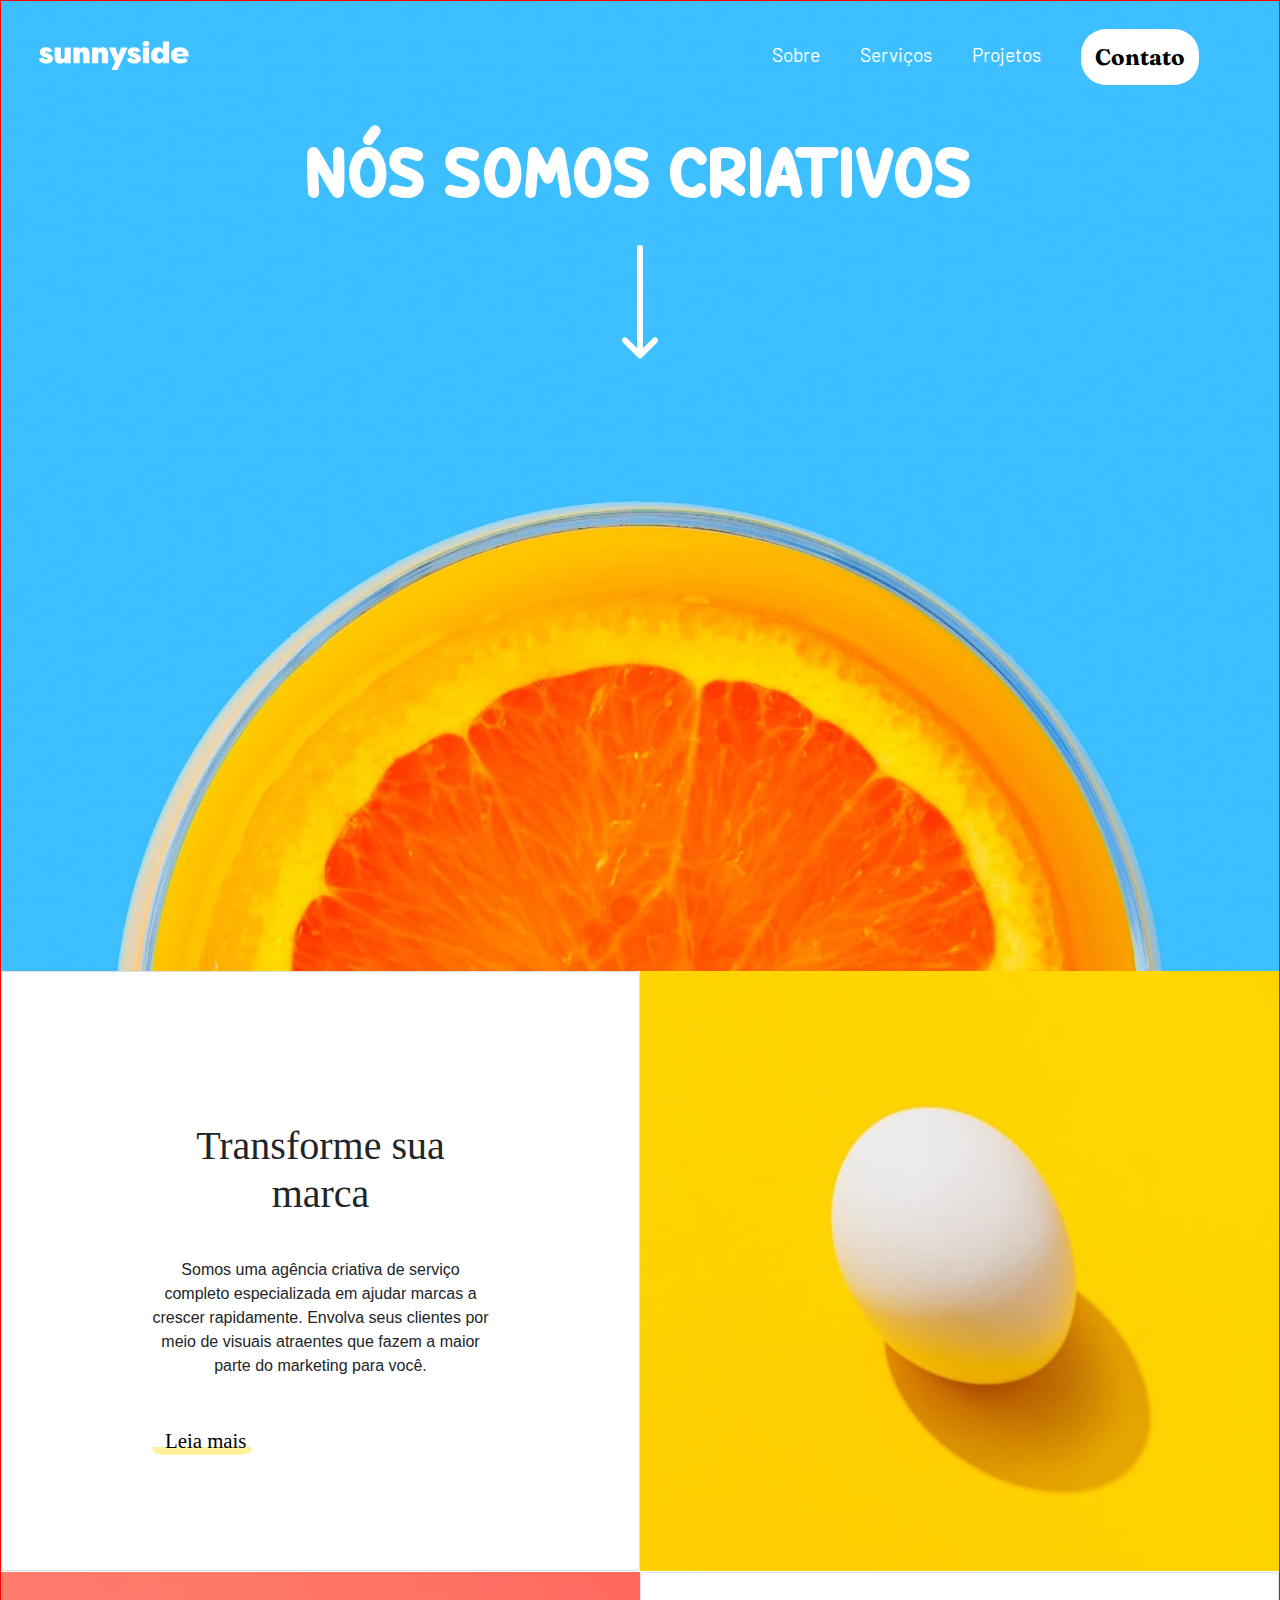
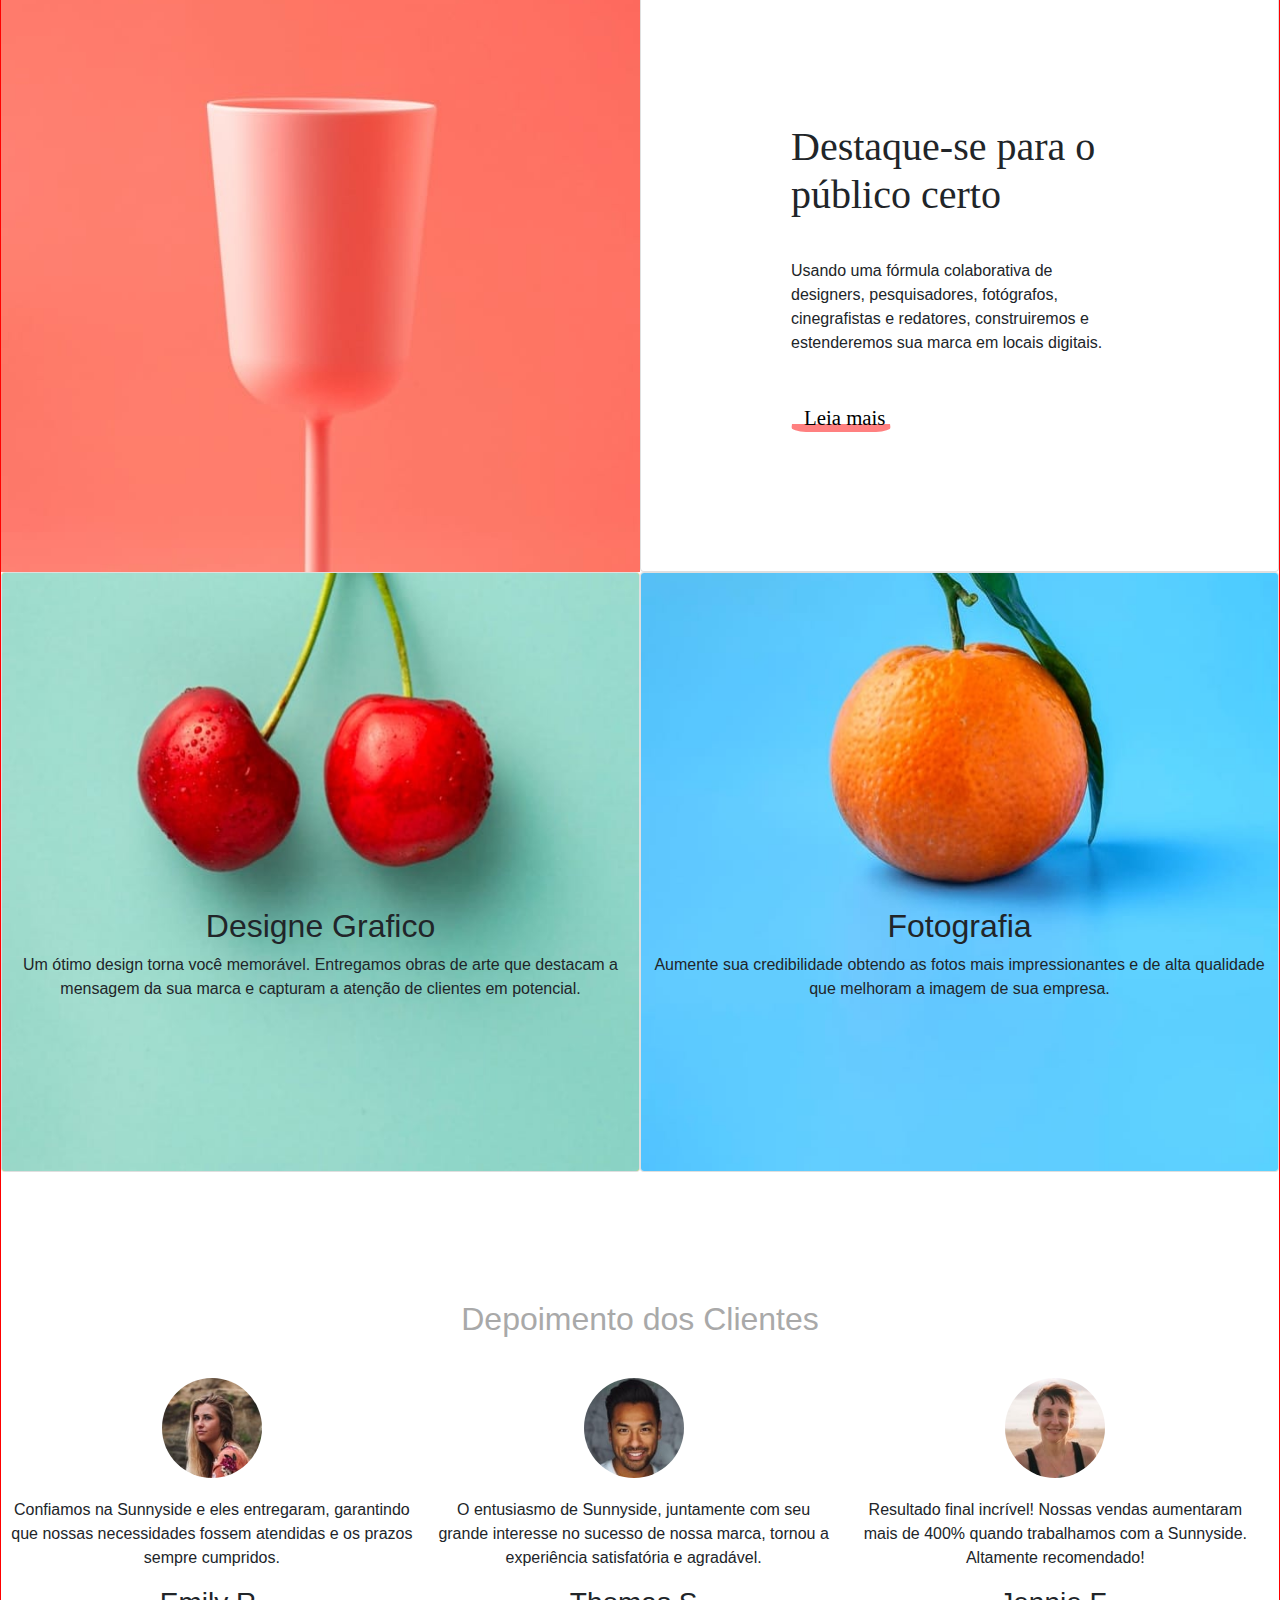
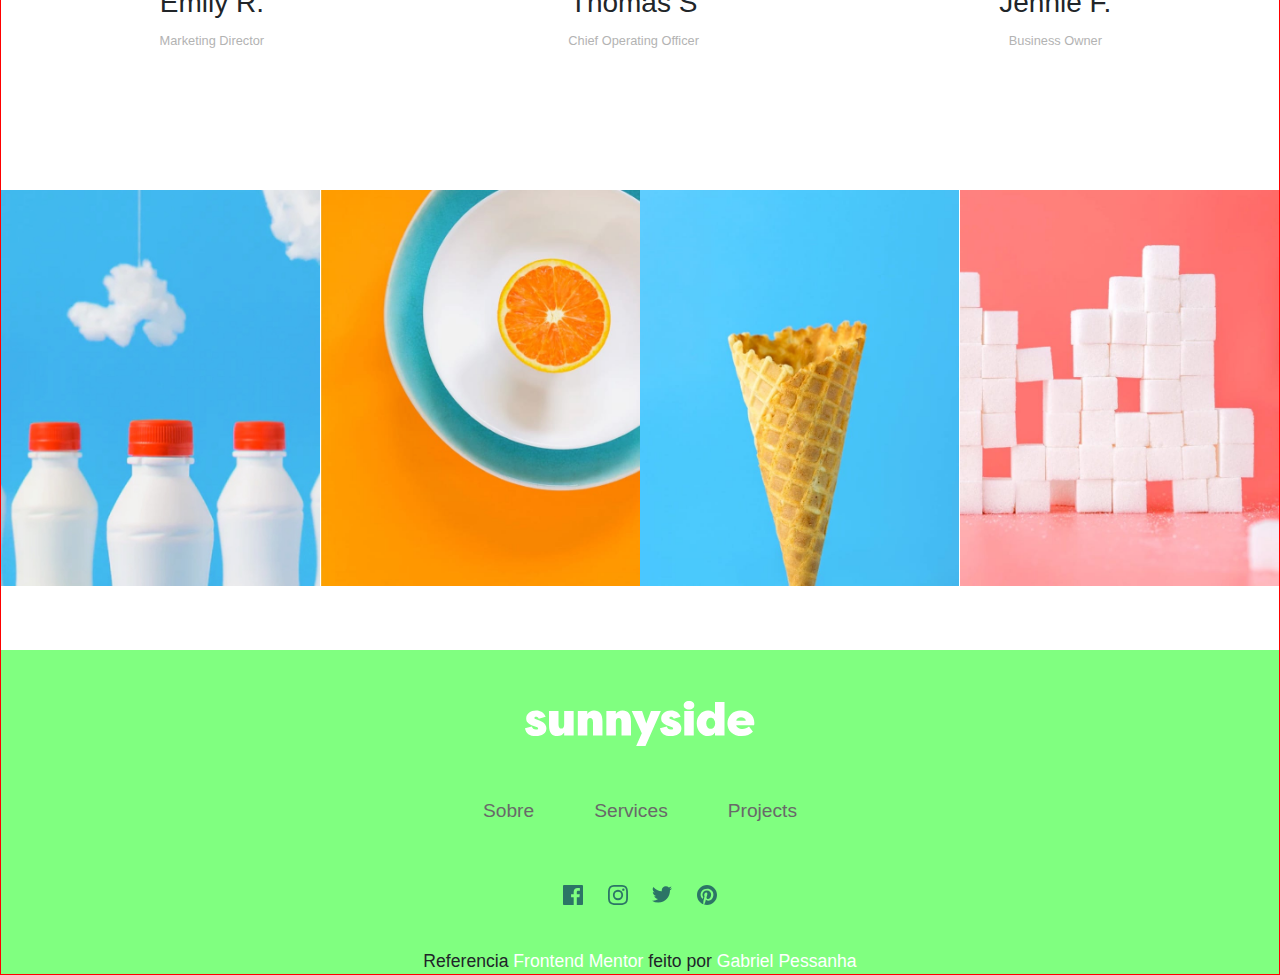
<file: ProjetoSunnySide/index.html>
<!DOCTYPE html>
<html>
	<head>
		<meta charset="utf-8">
		<title>Somos criativos</title>
		<link rel="stylesheet" type="text/css" href="estilos.css">

		<link rel="stylesheet" type="text/css" href="normalize.css">

		 <link rel="stylesheet" href="css/bootstrap.min.css">

	</head>
	<body >
		<div id="container"><!-- CONTAINER PRINCIPAL -->
			<header> <!-- CABEÇALHO -->
				<div id="links-nav"><!-- BARRA DE NAVEGAÇÃO -->
					<h1 class="logo">Lado ensolarado</h1>
					<ul>

						<li class="item2">
							<a href="#"><strong>Contato</strong></a>
						</li>

						<li class="item">
							<a href="#">Projetos</a>
						</li>

						<li class="item">
							<a href="#">Serviços</a>
						</li>

						<li class="item">
							<a href="#">Sobre</a>
						</li>

					</ul>

				</div><!-- /fim nagevação -->

				

				<div id="header-titulo" ><!-- titulo principal -->

					<h1 class="titulo-principal">NÓS SOMOS CRIATIVOS</h1>
					<div class="img-seta">
						<img src="imagens/icon-arrow-down.svg">
					</div>	
				</div><!-- /fim titulo principal -->

			</header>

			<div id="principal"><!-- INICIO principal -->

				<section  id="section-1"><!-- SESSÃO-1 INICIO -->
					<div  class="texto-ovo float-sm-left card transform  "  >
						<h1> Transforme sua marca</h1>
						<p >Somos uma agência criativa de serviço completo especializada em ajudar marcas a crescer rapidamente. Envolva seus clientes por meio de visuais atraentes que fazem a maior parte do marketing para você.</p>

						<button class="btn transform">Leia mais</button>
					</div>

					<div class="img-ovo">
						<img src="imagens/desktop/image-transform.jpg">
					</div>

				</section><!-- SESSÃO-1 FIM----------------->



				<section  id="section-2"><!-- SESSÃO-2 INICIO -->

					<div id="taca">
						<img src="imagens/desktop/image-stand-out.jpg">
					</div>

					<div  class="texto-taca float-sm-right card transform"  >
						<h1> Destaque-se para o público certo</h1>
						<p >Usando uma fórmula colaborativa de designers, pesquisadores, fotógrafos, cinegrafistas e redatores, construiremos e estenderemos sua marca em locais digitais.</p>

						<button class="btn transform">Leia mais</button>

					</div>

				</section>

				<section  id="section-3"><!-- DESIGNE GRAFICO / FOTOGRAGIA -->

					<div id="cereja" class="float-sm-left card transform">
						<img src="imagens/desktop/image-graphic-design.jpg">
						<div class="textoCereja">
							<h2> Designe Grafico </h2>
							<p> Um ótimo design torna você memorável. Entregamos obras de arte que destacam a mensagem da sua marca e capturam a atenção de clientes em potencial.</p>
						</div>
					</div>

					<div id="laranja" class="float-sm-right card transform" >
						<img src="imagens/desktop/image-photography.jpg">

						<div class="textoLaranja">
							<h2> Fotografia </h2>
							<p> Aumente sua credibilidade obtendo as fotos mais impressionantes e de alta qualidade que melhoram a imagem de sua empresa.</p>
						</div>

					</div>

				</section><!-- DESIGNE GRAFICO / FOTOGRAGIA FIM -->

				<div class="clear"></div>


				<section id="section-4"> <!-- DEPOIMENTO DOS CLIENTE -->
						<h2> Depoimento dos Clientes </h2>

						<div>
							<img src="imagens/image-emily.jpg">
							<p>Confiamos na Sunnyside e eles entregaram, garantindo que nossas necessidades fossem atendidas e os prazos sempre cumpridos.</p>
							<h3> Emily R. </h3>
							<small> Marketing Director </small>

						</div>


						<div>
							<img src="imagens/image-thomas.jpg">
							<p>O entusiasmo de Sunnyside, juntamente com seu grande interesse no sucesso de nossa marca, tornou a experiência satisfatória e agradável.</p>
							<h3> Thomas S</h3>
							<small> Chief Operating Officer </small>

						</div>

						<div >
							<img src="imagens/image-jennie.jpg">
							<p>Resultado final incrível! Nossas vendas aumentaram mais de 400% quando trabalhamos com a Sunnyside. Altamente recomendado!</p>
							<h3> Jennie F. </h3>
							<small> Business Owner </small>

						</div>



				</section> <!-- DEPOIMENTO DOS CLIENTE FIM -->

				<div class="clear"></div><!-- ---------------------------- -->


				<section id="section-5">
					
					<div>
						<img src="imagens/desktop/image-gallery-milkbottles.jpg">

					</div>

					<div>
						<img src="imagens/desktop/image-gallery-orange.jpg">

					</div>

					<div>
						<img src="imagens/desktop/image-gallery-cone.jpg">

					</div>

					<div>
						<img src="imagens/desktop/image-gallery-sugarcubes.jpg">

					</div>


				</section>

				<div class="clear"></div><!-- ---------------------------- -->

				<footer>
					<div class="imgFooter">
					<img src="imagens/logo.svg">
					</div>

					<ul>
	
						<li><a href="#">Sobre</a></li>
						<li><a href="#">Services</a></li>
						<li><a href="#">Projects</a></li>
						
					</ul>

					<div class="logos-Footer">
						<img src="./imagens/icon-facebook.svg" alt="facebook" />
       	 				<img src="./imagens/icon-instagram.svg" alt="instagram" />
        				<img src="./imagens/icon-twitter.svg" alt="icon-twitter" />
        				<img src="./imagens/icon-pinterest.svg" alt="pinterest" />
					</div>

					<p>
						Referencia
						<a href="https://www.frontendmentor.io/?ref=challenge" target="_blank">Frontend Mentor</a>
						feito por
						<a href="https://www.linkedin.com/in/gabriel-santos-pessanha-a33147258/">Gabriel Pessanha</a>
					</p>


				</footer>



			</div>	
		</div>






















	<!-- Optional JavaScript -->
    <!-- jQuery first, then Popper.js, then Bootstrap JS -->
    <script src="https://code.jquery.com/jquery-3.3.1.slim.min.js" integrity="sha384-q8i/X+965DzO0rT7abK41JStQIAqVgRVzpbzo5smXKp4YfRvH+8abtTE1Pi6jizo" crossorigin="anonymous"></script>
    <script src="https://cdnjs.cloudflare.com/ajax/libs/popper.js/1.14.3/umd/popper.min.js" integrity="sha384-ZMP7rVo3mIykV+2+9J3UJ46jBk0WLaUAdn689aCwoqbBJiSnjAK/l8WvCWPIPm49" crossorigin="anonymous"></script>
    <script src="js/bootstrap.min.js"></script>


	</body>
</html>
</file>
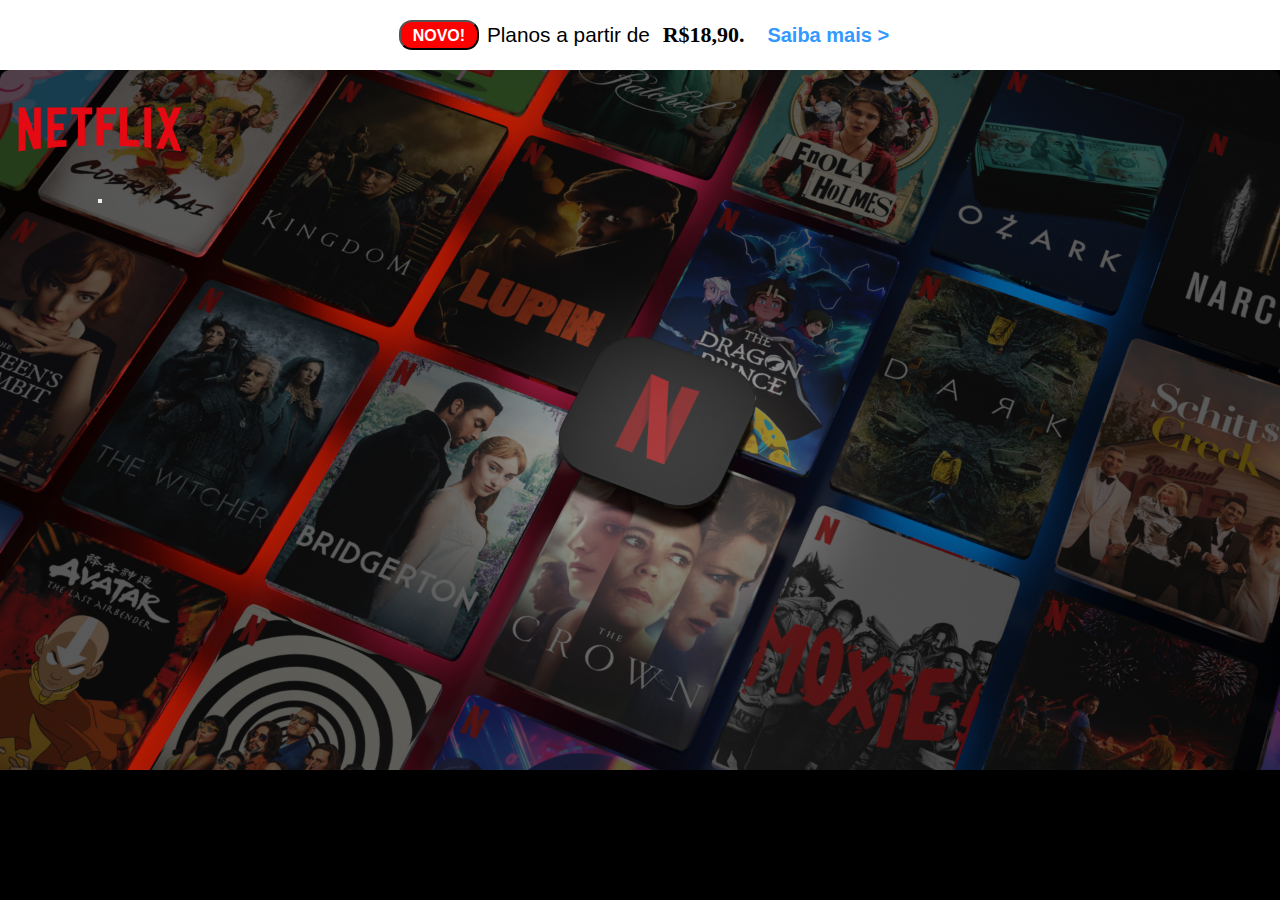
<file: ReplicandoSite_Netflix/index.html>
<!DOCTYPE html>
<html>


	<head>
		<meta charset="utf-8">
		<link rel="stylesheet" type="text/css" href="estilos.css">
		<link rel="stylesheet" type="text/css" href="normalize.css">
		<title>Netflix Brasil - assistir a series online, assistir a filmes online, netlix.com</title>

	</head>

	<body id="container"><!-- CONTAINER PRINCIPAL INICIO-->
		<div id="principal"> 
			<header id="header"><!-- INICIO CABEÇALHO -->
				<div id="header-topo">

						<button class="btn btn-info" id="button-header">
							NOVO!
						</button>
						
						<span>Planos a partir de</span> <h2> R$18,90.</h2>
						
					
						<h4 style="color: #0000FF; font-size: 20px; margin-left: 10px; cursor: pointer;"> <a style="text-decoration: none;color: #3399ff" href="https://www.netflix.com/signup"> Saiba mais > </a></h4>
						
					
				</div>
				<div id="clear"> </div> <!--- CLEAAR --->
			</header><!-- FIM CABEÇALHO -->

			<nav>

				<section>
				<div id="logo">

					<img src="imagens/logo.png">

				</div>

				<div>
					<button></button>
				</div>

				</section>

			</nav>


		</div>



			<div id="clear"> </div> <!--- CLEAAR --->














	<!-- Optional JavaScript -->
    <!-- jQuery first, then Popper.js, then Bootstrap JS -->
    <script src="https://code.jquery.com/jquery-3.3.1.slim.min.js" integrity="sha384-q8i/X+965DzO0rT7abK41JStQIAqVgRVzpbzo5smXKp4YfRvH+8abtTE1Pi6jizo" crossorigin="anonymous"></script>
    <script src="https://cdnjs.cloudflare.com/ajax/libs/popper.js/1.14.3/umd/popper.min.js" integrity="sha384-ZMP7rVo3mIykV+2+9J3UJ46jBk0WLaUAdn689aCwoqbBJiSnjAK/l8WvCWPIPm49" crossorigin="anonymous"></script>
    <script src="js/bootstrap.min.js"></script>


	</body><!-- CONTAINER PRINCIPAL FIM-->





</html>
</file>
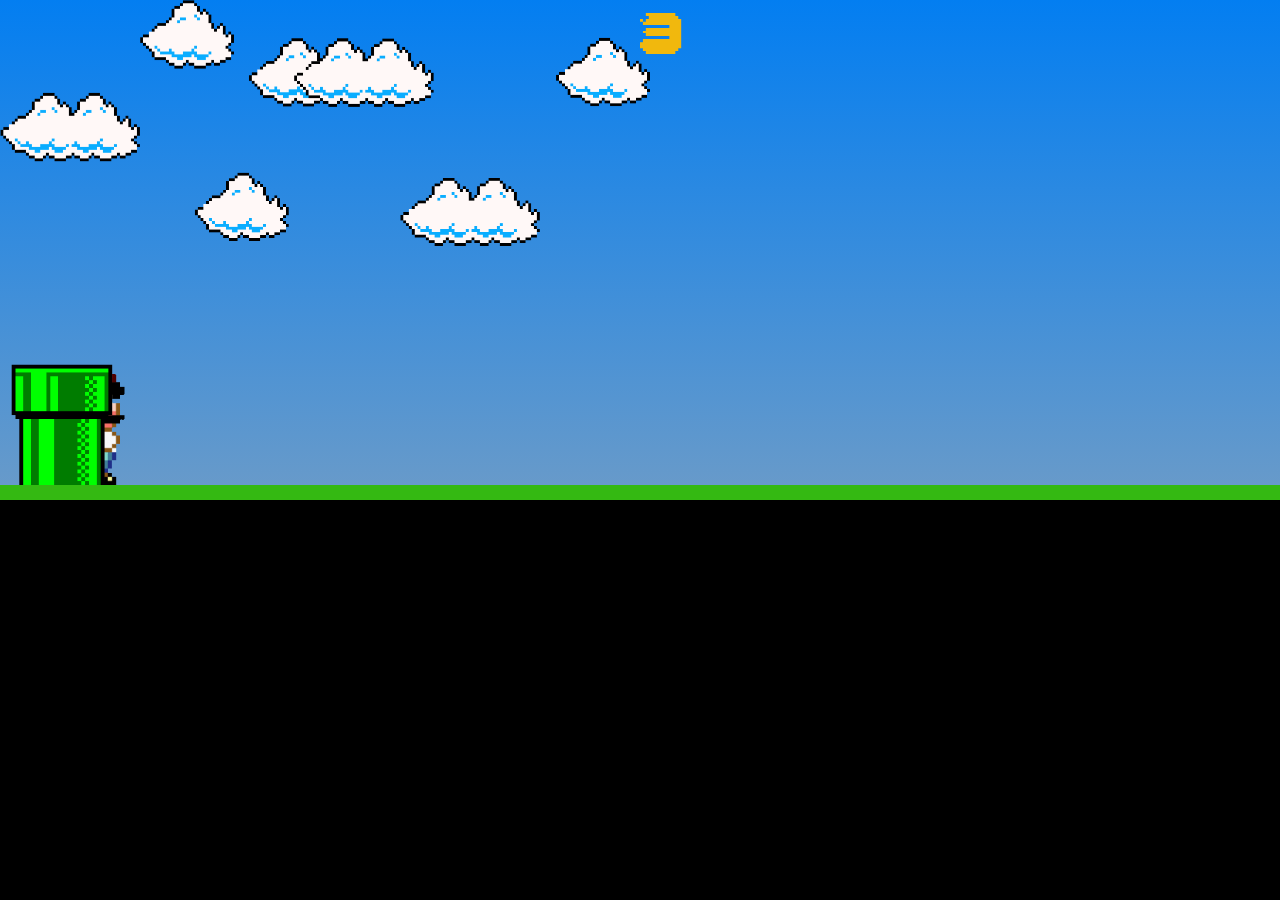
<file: jogo do mario(web)/html/index.html>
<!DOCTYPE html>
<html lang="pt-BR">
<head>
    <meta charset="UTF-8">
    <meta http-equiv="X-UA-Compatible" content="IE=edge">
    <meta name="viewport" content="width=device-width, initial-scale=1.0">
    <title>Mario jump</title>

    <link rel="stylesheet" href="../css/estilo.css">
    <script src="../js/script.js" defer></script>


</head>
<body>

    <div class="game-board">
        <img class="cloud" src="../imagens/cloud.png"><!--nuvem imagem-->
        <img class="mario" src="../imagens/Mario-correndo.gif"> <!--mario imagem-->
        <img class="pipe" src="../imagens/pipe.png"><!--cano imagem-->
        
    </div>
    <button id="restartButton">Reiniciar</button>
    <button id="jumpButton">pular</button>

    <div id="pontuacao"></div><!--div pra receber potuação-->
    
</body>
</html>
</file>
<file: ProjetoSunnySide/estilos.css>
@import url('https://fonts.googleapis.com/css2?family=Barlow:wght@500;600&family=Fraunces:wght@700;900&display=swap');
/*---------CONTAINER --------*/

#container {
	min-width: 1050px;
	border: 1px solid red;
}

:root {
  --soft-red: hsl(7, 99%, 70%);
  --yellow: hsl(51, 100%, 49%);
  --dark-desaturated-cyan-graphic-text: hsl(167, 40%, 24%);
  --dark-blue-photography-text: hsl(198, 62%, 26%);
  --dark-moderate-cyan-footer: hsl(168, 34%, 41%);
  --very-dark-desaturated-blue: hsl(212, 27%, 19%);
  --very-dark-grayish-blue: hsl(213, 9%, 39%);
  --dark-grayish-blue: hsl(232, 10%, 55%);
  --grayish-blue: hsl(210, 4%, 67%);
  --white: hsl(0, 0%, 100%);
}

* {
  margin: 0;
  padding: 0;
  box-sizing: border-box;
}



/*---------HEADER --------*/

header {
	margin:0;
	background: #3ebfff url(imagens/desktop/image-header.jpg) no-repeat;
	height: 970px;
	background-size:1800px;
	background-position: center;
}


 header h1.logo{
 	float: left;
 	background: url(imagens/logo.svg) no-repeat;
 	text-indent:-9999px;
 	width: 20%;
 	height: 80px;
 	margin-left: 3%;
 	background-size:150px;
 	margin-top:40px;
 }
 #header-titulo{
 	clear: both;
 	margin-top: 60px;
 }

 #header-titulo .img-seta {
 	text-align: center;
 	margin-top: 30px;
 }

 @keyframes go-back{
 	from {
 		transform: translateY(0px);
 	}

 	to {
 		transform: translateY(50px);
 	}
 }



#header-titulo .img-seta {
	display: flex;
	justify-content: center;
	align-items: center;
}

.img-seta:hover{
	animation: go-back 1.0s infinite alternate;
}













@font-face {
	font-family: beans;
	src:url("fontes/beans.woff");
}


.titulo-principal {
	color: white;
	text-align: center;
	font-size: 4.5em;
	font-family: beans;

}





/*---------BARRA DE NAVEGAÇÃO --------*/
@keyframes animacao-nav-contato {
	from{
		background: white;
		transition: all 1s;

	}

	to{
		background:#3ebfff;
		color: white;
		padding-top: 3px;

	}
}

@keyframes animacao-nav {
	from{
		color: white;
		transition: all 0.5s;

	}

	to{
		padding-bottom: 1px;
		font-size: 20px;
		text-shadow: 1px 1px 7px white;


	}
}


#links-nav li.item2 a:hover{
	background:#3ebfff;
	color: white;
	padding-top: 2px;
	animation-name: animacao-nav-contato;
	animation-duration: 0.7s;
	font-family: 'Fraunces';

}

#links-nav li.item a:hover{
	padding-top: 1px;
	animation: animacao-nav 1s;

}


#links-nav ul {
	float: right;
	margin-top:15px;
	height: 80px;
	margin-right: 40px;



}

#links-nav li {
	list-style:none;
	text-decoration: none;
	float: right;
	margin-top: 25px;
	margin-right: 40px;
}

#links-nav a {
	color: white;
	text-decoration: none;
	font-size: 1.2em;
	font-family: 'Barlow', serif;
}

#links-nav li.item2 a {
	color: black;
	background: white;
	border-radius: 25px;
	width: 20px;
	text-align: center;
	font-size: 1.4em;
	padding: 14px;
	font-family: 'Fraunces';

}



/*---------CORPO DO SITE-------*/

#principal #section-1{
	text-align: center;
}

#principal .texto-ovo{
	width: 50%;
	height: 600px;
	align-items: left;
	box-sizing: border-box;
	padding: 150px;
}
#principal .texto-ovo h1 {
	margin-bottom: 40px;
	font-family:Stencil Std, fantasy;
}

#principal .texto-ovo p {
	margin-bottom: 40px;

}



#principal .texto-ovo button{
	font-family: "Times New Roman", Times, serif;
	font-size: 1.3em;
	border-bottom: 8px solid #fff099;
	background: white;
	height: 37px;
	width: 100px;
	border-radius: 15%;
}


#principal #section-1 .img-ovo {
	max-width: 100%;
	overflow: hidden;
	margin: 0 0 1px 1px;

}



#container #section-1 .img-ovo img{
	background: #ffd602;
	width: 100%;
	height: 600px;
	transition: all 0.5s;
}

#container #section-1 .img-ovo img:hover{
	transform: scale(1.3);
	transition: all 0.5s;

}


/*----- sessão 2 --*/


#principal .texto-taca{
	width: 50%;
	height: 600px;
	align-items: right;
	box-sizing: border-box;
	padding: 150px;
	float: left;
}
#principal .texto-taca h1 {
	margin-bottom: 40px;
	font-family:Stencil Std, fantasy;
}

#principal .texto-taca p {
	margin-bottom: 40px;

}



#principal .texto-taca button{
	font-family: "Times New Roman", Times, serif;
	font-size: 1.3em;
	border-bottom: 8px solid #ff8080;
	background: white;
	height: 37px;
	width: 100px;
	border-radius: 15%;
}


/* -----------IMAGEM TAÇA --------*/

#container #taca{
	position: relative;
	float: left;
	width: 50%;
	height: 600px;
	overflow: hidden;
}

#container #taca img{
	background: #ffd602;
	width: 100%;
	height: 100%;
	transition: all 0.5s;
	
}


#principal #taca img:hover{
	transform: scale(1.3);
	transition: all 0.5s

}





/*----- sessão 3 --*/

#principal .texto-taca{
	width: 50%;
	height: 600px;
	align-items: right;
	box-sizing: border-box;
	padding: 150px;
	float: left;
}
#principal .texto-taca h1 {
	margin-bottom: 40px;
	font-family:Stencil Std, fantasy;
}

#principal .texto-taca p {
	margin-bottom: 40px;

}



#principal .texto-taca button{
	font-family: "Times New Roman", Times, serif;
	font-size: 1.3em;
	border-bottom: 8px solid #ff8080;
	background: white;
	height: 37px;
	width: 100px;
	border-radius: 15%;
}






/* --------- CereJa-----*/

/* -----------IMAGEM cereja --------*/

#section-3 #cereja{
	position: relative;
	float: left;
	width: 50%;
	height: 600px;
	overflow: hidden;
}

#section-3 #cereja img{
	background: #ffd602;
	width: 100%;
	height: 100%;
	position: absolute;
	z-index: 1;
	margin: auto;
	transition: all 0.5s;

}


#section-3 #cereja img:hover{
	transform: scale(1.3);
	transition: all 0.5s;


}

#section-3 .textoCereja{
	text-align: center;
	z-index: 2;
	margin: auto;
	position: relative;
	top: 90px;
	padding: 5px;
}






/* --------- LARANJA-----*/

/* -----------IMAGEM LARANJA --------*/

#section-3 #laranja{
	position: relative;
	float: left;
	width: 50%;
	height: 600px;
	overflow: hidden;
}

#section-3 #laranja img{
	width: 100%;
	height: 100%;
	position: absolute;
	margin: auto;
	z-index: 3;
	transition: all 0.5s;

}


#section-3 #laranja img:hover{
	transform: scale(1.3);
	transition: all 0.5s

}

#section-3 .textoLaranja{
	text-align: center;
	z-index: 3;
	margin: auto;
	position: relative;
	top: 90px;
	padding: 5px;

}



/* -------------------------------------*/
#section-4 {
	width: 100%;
	margin-top: 10%;
	text-align: center;
}
#section-4 h2{
	color: #A9A9A9;
	margin-bottom: 20px;
}

#section-4 img{
	border-radius: 50%;
	max-width: 100px;
	margin: 10px 0 20px 0;
	transition: all 0.5s;
}

#section-4 div{
	width: 33%;
	float: left;
	padding: 10px;
}
small {
	color: #b3b3b3;
}










#section-5 {
	max-width: 100%;
	margin-top: 10%;
	margin-bottom: 5%;
}


#section-5 div{
	max-width: 25%;
	float: left;
}

#section-5 div img{
	max-width: 100%;
}



footer {
	background: #80ff80;
	width: 100%;
	height: 100%;
	text-align: center;
	margin-top: 5%;
}

footer .imgFooter img{
	margin: 4% auto;
	width: 18%;
}
footer ul{
	margin: auto;
	align-items: center;
	display: flex;
	flex: row-reverse;
	justify-content: center;
	overflow: hidden;
}

footer li{
	display: inline-block;
	padding: 0 10px;
	margin: 0 20px;
	margin-bottom: 4%;
	color: #BEBEBE;
}
footer li a{
	color: #696969;
	transition: font-size 1s;
	font-size: 1.2em;
}


footer li a:hover{
	text-decoration: none;
	color: white;
	font-size: 1.3em;
	transition: font-size 1s;
	

}

footer p{
	margin-top: 35px;
	text-decoration: none;
	margin-bottom: 0;
	font-size: 1.1em;
}
footer p a{
	text-decoration: none;
	color: white;
}
footer p a:hover{ 
	color:#696969;
	text-decoration: none;
 }



footer .logos-Footer img{
	margin: 8px 10px 8px 10px;
}

/*---------CLEAR--------*/


.clear{
	clear: both;
}










































/*
<h1 class="logo">Lado ensolarado</h1>
				<div id="links-nav"><!-- BARRA DE NAVEGAÇÃO -->
					<ul>

						<li class="item2"><a href="#"><strong>Contato</strong></a></li>
						<li class="item"><a href="#">Projetos</a></li>
						<li class="item"><a href="#">Serviços</a></li>
						<li class="item"><a href="#">Sobre</a></li>

					</ul><!-- /fim nagevação -->

				</div>

				<div class="clear"></div>

				<div id="header-titulo" ><!-- titulo principal -->

					<h1 class="titulo">NÓS SOMOS CRIATIVOS</h1>
					<div class="img-centralizar">
						<img src="imagens/icon-arrow-down.svg">
					</div>	
				</div><!-- /fim titulo principal -->

*/


/*

				<nav class="navbar navbar-expand-sm">
					<h1 class="navbar-brand">Lado ensolarado</h1>

					<!-- Botão hamburger -->

					<button class="navbar-toggler" data-toggle="collapse" data-target="#navegacao">

						<span class="navbar-toggler-icon"></span>

					</button>

					<div class="collapse navbar-collapse" id="navegacao">
						<ul class="navbar-nav ml-auto">

							<li class="nav-item item2 ">
								<a href="#"><strong>Contato</strong></a>
							</li>

							<li class="nav-item item">
								<a href="#">Projetos</a>
							</li>

							<li class="nav-item item">
								<a href="#">Serviços</a>
							</li>

							<li class="nav-item item">
								<a href="#">Sobre</a>
							</li>

						</ul>

					</div>

				</nav>

*/
</file>
<file: ReplicandoSite_Netflix/estilos.css>
@import url('https://fonts.googleapis.com/css2?family=Barlow:wght@500;600&family=Fraunces:wght@700;900&display=swap');
/*---------CONTAINER --------*/
#container {
	min-width: 1050px;
	max-width: 1920;
	
}

:root {
  --soft-red: hsl(7, 99%, 70%);
  --yellow: hsl(51, 100%, 49%);
  --dark-desaturated-cyan-graphic-text: hsl(167, 40%, 24%);
  --dark-blue-photography-text: hsl(198, 62%, 26%);
  --dark-moderate-cyan-footer: hsl(168, 34%, 41%);
  --very-dark-desaturated-blue: hsl(212, 27%, 19%);
  --very-dark-grayish-blue: hsl(213, 9%, 39%);
  --dark-grayish-blue: hsl(232, 10%, 55%);
  --grayish-blue: hsl(210, 4%, 67%);
  --white: hsl(0, 0%, 100%);
}

* {
  margin: 0;
  padding: 0;
  box-sizing: border-box;
}

#principal{
	width: 100%;
	text-align: center;
}


/*---------HEADER --------*/

header #button-header{
	background: red;
	color: white;
	margin: 2px 8px;
	border-radius: 13px;
	padding: 5px 5px 3px 5px;
	width: 80px;
	height: 30px;
	font-weight: 700;
}

#header-topo {
	background: white;
	width: 100%;
	display: flex;
	justify-content: center;
	height: 70px;
	align-items: center;
	font-family: Arial, sans-serif;
}

#header-topo h2{
	margin: 0 1%;
	font-weight: 700;
	font-size: 22px;
	font-family: Impact, fantasy;

}

#header-topo span{
	font-family: Optima, sans-serif;
	font-size: 1.3em;
	text-decoration: none;
}



/*----------NAVEGAÇÃO ---------------------------------------------*/



nav {
	width: 100%;
	height: 700px;
	background: url(imagens/background.png) no-repeat;
	background-size: 100%;
	display: flex;

}
div {
	justify-content: center;
}

nav div#logo img{
	width: 200px;
}
















/*----------BODY -------*/

body {
	background: black;
}












#clear {
	clear: both;
}
</file>
<file: jogo do mario(web)/css/estilo.css>
* {
    margin: 0;
    padding: 0;
    box-sizing: border-box;
}
body{
    background: black;
    
}

.game-board { /* corpo da pagina */
    width: 100%;
    height: 500px;
    border-bottom: 15px solid #34b912;
    position: relative;
    overflow: hidden; /* o conteúdo que ultrapassa o tamanho da div é ocultado e não é exibido na página */
    background: linear-gradient(#037ef1, #679aca);
}


.pipe {  /* obstaculo  */
    position: absolute;
    bottom: 0;
    width: 120px;
    animation: pipe-animation 2s infinite linear;  /* Faz referencia a animação do cano */
}

.mario { /* personagem */
    width: 150px;
    position: absolute; /* tira o elemento do fluxo normal da pagina e o elemento não muda de posição */
    bottom: 0;
}

.cloud {
    position: absolute;
    width: 650px;
    animation: clouds-animation 20s infinite linear; /* Faz referencia a animação das nuvems*/
}

.jump{
    animation: jump 600ms ease-out;
}

#restartButton{
    position: relative;
    margin: 0 auto;
    top: -15rem;
    font-size: 1.6rem;
    border-radius: 1rem;
    border: none;
    color: white;
    font-weight: 600;
    background-image: linear-gradient(to right, orange, yellow);
    padding: 1.5rem 5rem;
}

#jumpButton{
    display: none;
    position: absolute;
    left: 20%;
    bottom: 6rem;
    font-size: 1.3rem;
    font-weight: bold;
    color: white;
    outline: none;
    border-radius: 2rem;
    border: 2px solid orange;
    background-color: rgb(0, 153, 255);
    padding: 1rem 5rem;
}

    @keyframes pipe-animation{ /* Animação do cano */
        from {
            right: -80px;
        }

        to {
            right: 100%;
        }
    }

    @keyframes jump {   /* animação de pulo. cada porcentagem define oq fazer em cada estágio da animação */ 
        0% {
        bottom: 0;
    }
    40%{
        bottom: 190px;
    }

    50%{
        bottom: 180px;
    }

    60% {
        bottom: 180px;
    }

    100% {
        bottom: 0;
    }
} 

@keyframes clouds-animation { /* animação da nuvem se mechendo*/
    from{
        right: -650px;
    }to {
        right: 100%;
    }
}

#pontuacao {
    font-size: 50px;
    color: rgba(255, 187, 0, 0.945);
    position: absolute;
    top: 10px;
    left: 50%;
    font-family: 'mario-coin', sans-serif;
    
  }

  @font-face {
    font-family: 'mario-coin';
    src: url('../fontes/mario-coin.TTF') format('truetype');
    
  }

  @media(max-width: 750px){

    .pipe {  /* obstaculo  */
        height: 60px;
        width: 50px;
        animation: pipe-animation 1.3s infinite linear;  /* Faz referencia a animação do cano */
    }
    
    .mario { /* personagem */
        width: 80px;
        position: absolute; /* tira o elemento do fluxo normal da pagina e o elemento não muda de posição */
        bottom: 0;
    }

    @keyframes pipe-animation{ /* Animação do cano */
        from {
            right: -130px;
        }

        to {
            right: 100%;
        }
    }

    @keyframes jump {   /* animação de pulo. cada porcentagem define oq fazer em cada estágio da animação */ 
        0% {
        bottom: 0;
    }
    40%{
        bottom: 150px;
    }

    50%{
        bottom: 150px;
    }

    60% {
        bottom: 150px;
    }

    100% {
        bottom: 0;
    }
} 
  }

  @media(max-width: 500px){

    @keyframes clouds-animation {
        from{
            right: -650px;
        }to {
            right: 100%;
        }
    }
    
    #restartButton{
        font-size: 1.3rem;
        padding: 1rem 4rem;
    }

    #jumpButton{
        display: block;
    }
  }
</file>
